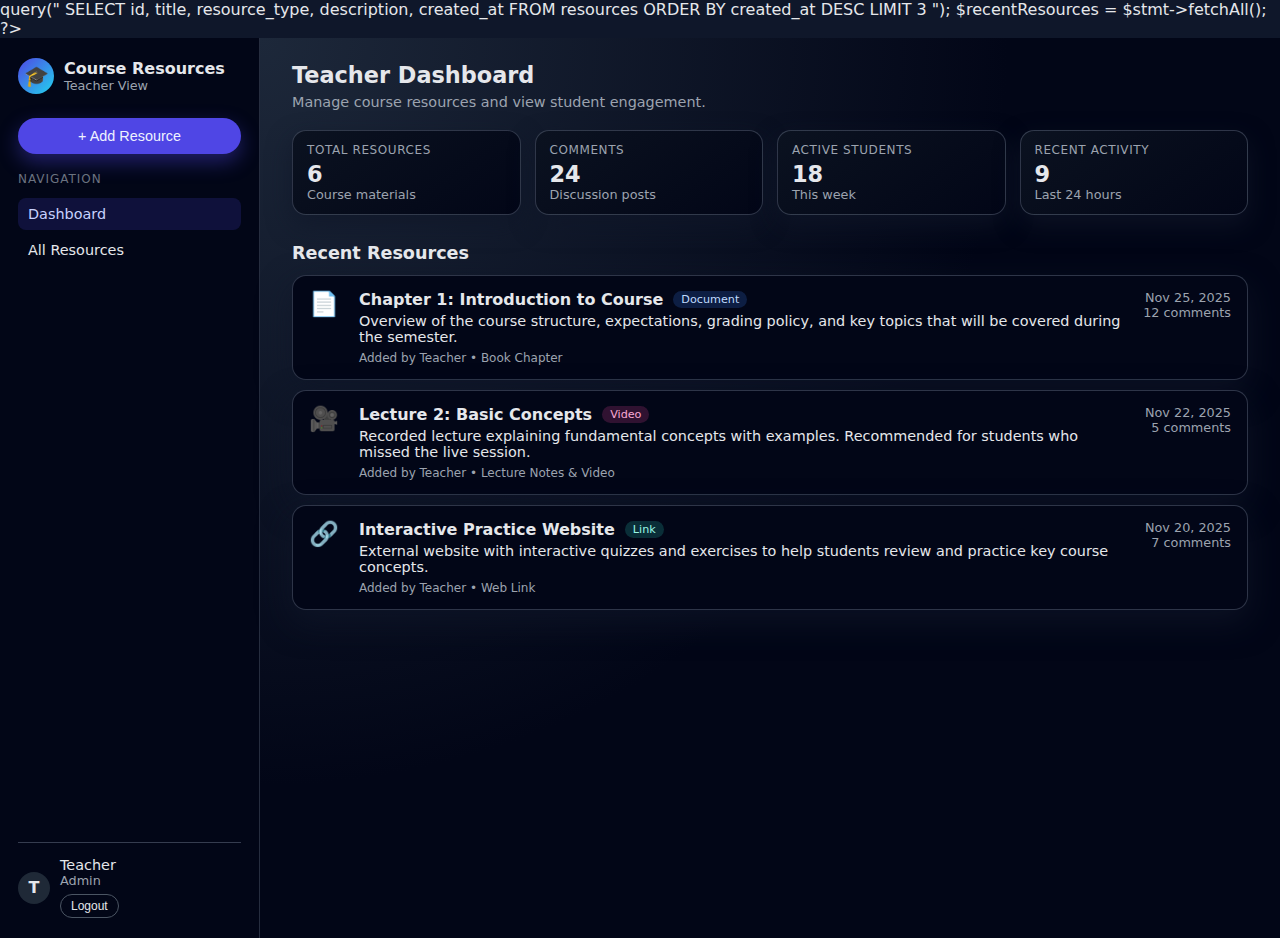
<file: project- Rashed/index.html>
<?php
require 'db.php';

// Fetch recent resources for the cards (last 3)
$stmt = $pdo->query("
    SELECT id, title, resource_type, description, created_at
    FROM resources
    ORDER BY created_at DESC
    LIMIT 3
");
$recentResources = $stmt->fetchAll();
?>
<!DOCTYPE html>
<html lang="en">
<head>
    <meta charset="UTF-8">
    <title>Course Resources – Teacher Dashboard</title>
    <link rel="stylesheet" href="style.css">
</head>
<body>
<div class="app">

    <!-- Sidebar -->
    <aside class="sidebar">
        <div class="sidebar-header">
            <div class="logo-icon">🎓</div>
            <div>
                <div class="app-title">Course Resources</div>
                <div class="app-subtitle">Teacher View</div>
            </div>
        </div>

        <!-- button now has an id to open the modal -->
        <button class="btn-primary" id="openAddResourceModal">
            + Add Resource
        </button>

        <nav class="nav">
            <div class="nav-label">Navigation</div>
            <a href="#" class="nav-item active">
                <span>Dashboard</span>
            </a>
            <a href="#" class="nav-item">
                <span>All Resources</span>
            </a>
        </nav>

        <div class="sidebar-footer">
            <div class="avatar">T</div>
            <div>
                <div class="teacher-name">Teacher</div>
                <div class="teacher-role">Admin</div>
                <button class="logout-btn" onclick="window.location.href='logout.php'">
                    Logout
                </button>
            </div>
        </div>
    </aside>

    <!-- Main content -->
    <main class="main">
        <header class="main-header">
            <h1>Teacher Dashboard</h1>
            <p>Manage course resources and view student engagement.</p>
        </header>

        <!-- Stats cards -->
        <section class="stats-grid">
            <div class="stat-card">
                <div class="stat-label">Total Resources</div>
                <div class="stat-value">6</div>
                <div class="stat-sub">Course materials</div>
            </div>
            <div class="stat-card">
                <div class="stat-label">Comments</div>
                <div class="stat-value">24</div>
                <div class="stat-sub">Discussion posts</div>
            </div>
            <div class="stat-card">
                <div class="stat-label">Active Students</div>
                <div class="stat-value">18</div>
                <div class="stat-sub">This week</div>
            </div>
            <div class="stat-card">
                <div class="stat-label">Recent Activity</div>
                <div class="stat-value">9</div>
                <div class="stat-sub">Last 24 hours</div>
            </div>
        </section>

        <!-- Recent resources -->
        <section class="section">
            <h2>Recent Resources</h2>

            <!-- Resource 1 -->
            <article class="resource-card">
                <div class="resource-icon">📄</div>
                <div class="resource-main">
                    <div class="resource-header">
                        <h3>Chapter 1: Introduction to Course</h3>
                        <span class="badge">Document</span>
                    </div>
                    <p class="resource-desc">
                        Overview of the course structure, expectations, grading policy, and key topics that will be covered during the semester.
                    </p>
                    <div class="resource-meta">
                        <span>Added by Teacher</span>
                        <span>•</span>
                        <span>Book Chapter</span>
                    </div>
                </div>
                <div class="resource-side">
                    <div class="resource-date">Nov 25, 2025</div>
                    <div class="resource-comments">12 comments</div>
                </div>
            </article>

            <!-- Resource 2 -->
            <article class="resource-card">
                <div class="resource-icon">🎥</div>
                <div class="resource-main">
                    <div class="resource-header">
                        <h3>Lecture 2: Basic Concepts</h3>
                        <span class="badge badge-video">Video</span>
                    </div>
                    <p class="resource-desc">
                        Recorded lecture explaining fundamental concepts with examples. Recommended for students who missed the live session.
                    </p>
                    <div class="resource-meta">
                        <span>Added by Teacher</span>
                        <span>•</span>
                        <span>Lecture Notes & Video</span>
                    </div>
                </div>
                <div class="resource-side">
                    <div class="resource-date">Nov 22, 2025</div>
                    <div class="resource-comments">5 comments</div>
                </div>
            </article>

            <!-- Resource 3 -->
            <article class="resource-card">
                <div class="resource-icon">🔗</div>
                <div class="resource-main">
                    <div class="resource-header">
                        <h3>Interactive Practice Website</h3>
                        <span class="badge badge-link">Link</span>
                    </div>
                    <p class="resource-desc">
                        External website with interactive quizzes and exercises to help students review and practice key course concepts.
                    </p>
                    <div class="resource-meta">
                        <span>Added by Teacher</span>
                        <span>•</span>
                        <span>Web Link</span>
                    </div>
                </div>
                <div class="resource-side">
                    <div class="resource-date">Nov 20, 2025</div>
                    <div class="resource-comments">7 comments</div>
                </div>
            </article>

        </section>
    </main>
</div>

<!-- ========== Add New Resource Modal ========== -->
<div class="modal-backdrop" id="addResourceModal" aria-hidden="true">
    <div class="modal-dialog" role="dialog" aria-modal="true" aria-labelledby="addResourceTitle">
        <div class="modal-header">
            <h2 id="addResourceTitle">Add New Resource</h2>
            <button type="button" class="modal-close" id="closeAddResourceModal" aria-label="Close">
                &times;
            </button>
        </div>

        <form id="addResourceForm">
            <div class="modal-body">
                <!-- Title -->
                <label class="field-label">
                    <span>Title</span>
                    <input type="text" name="title" placeholder="Enter resource title" required>
                </label>

                <!-- Resource Type -->
                <div class="field-group">
                    <div class="field-label">
                        <span>Resource Type</span>
                    </div>
                    <div class="resource-type-options">
                        <label class="radio-pill">
                            <input type="radio" name="resource_type" value="document" checked>
                            <span class="radio-pill-content">
                                <span class="icon">📄</span>
                                <span>Document</span>
                            </span>
                        </label>

                        <label class="radio-pill">
                            <input type="radio" name="resource_type" value="video">
                            <span class="radio-pill-content">
                                <span class="icon">🎥</span>
                                <span>Video</span>
                            </span>
                        </label>

                        <label class="radio-pill">
                            <input type="radio" name="resource_type" value="link">
                            <span class="radio-pill-content">
                                <span class="icon">🔗</span>
                                <span>Link</span>
                            </span>
                        </label>
                    </div>
                </div>

                <!-- Description -->
                <label class="field-label">
                    <span>Description</span>
                    <textarea name="description" rows="4"
                              placeholder="Describe the resource content..." required></textarea>
                </label>
            </div>

            <div class="modal-footer">
                <button type="button" class="btn-secondary" id="cancelAddResource">
                    Cancel
                </button>
                <button type="submit" class="btn-primary">
                    Add Resource
                </button>
            </div>
        </form>
    </div>
</div>

<script>
    const openBtn   = document.getElementById('openAddResourceModal');
    const modal     = document.getElementById('addResourceModal');
    const closeBtn  = document.getElementById('closeAddResourceModal');
    const cancelBtn = document.getElementById('cancelAddResource');
    const form      = document.getElementById('addResourceForm');

    function openModal() {
        modal.classList.add('modal-show');
        modal.setAttribute('aria-hidden', 'false');
    }

    function closeModal() {
        modal.classList.remove('modal-show');
        modal.setAttribute('aria-hidden', 'true');
    }

    openBtn.addEventListener('click', openModal);
    closeBtn.addEventListener('click', closeModal);
    cancelBtn.addEventListener('click', closeModal);

    // close when clicking on the dark area
    modal.addEventListener('click', function (e) {
        if (e.target === modal) {
            closeModal();
        }
    });

    // demo only – stop full page reload
    form.addEventListener('submit', function (e) {
        e.preventDefault();
        alert('Resource added (front-end demo). Connect this to PHP later.');
        form.reset();
        closeModal();
    });
</script>
</body>
</html>
</file>
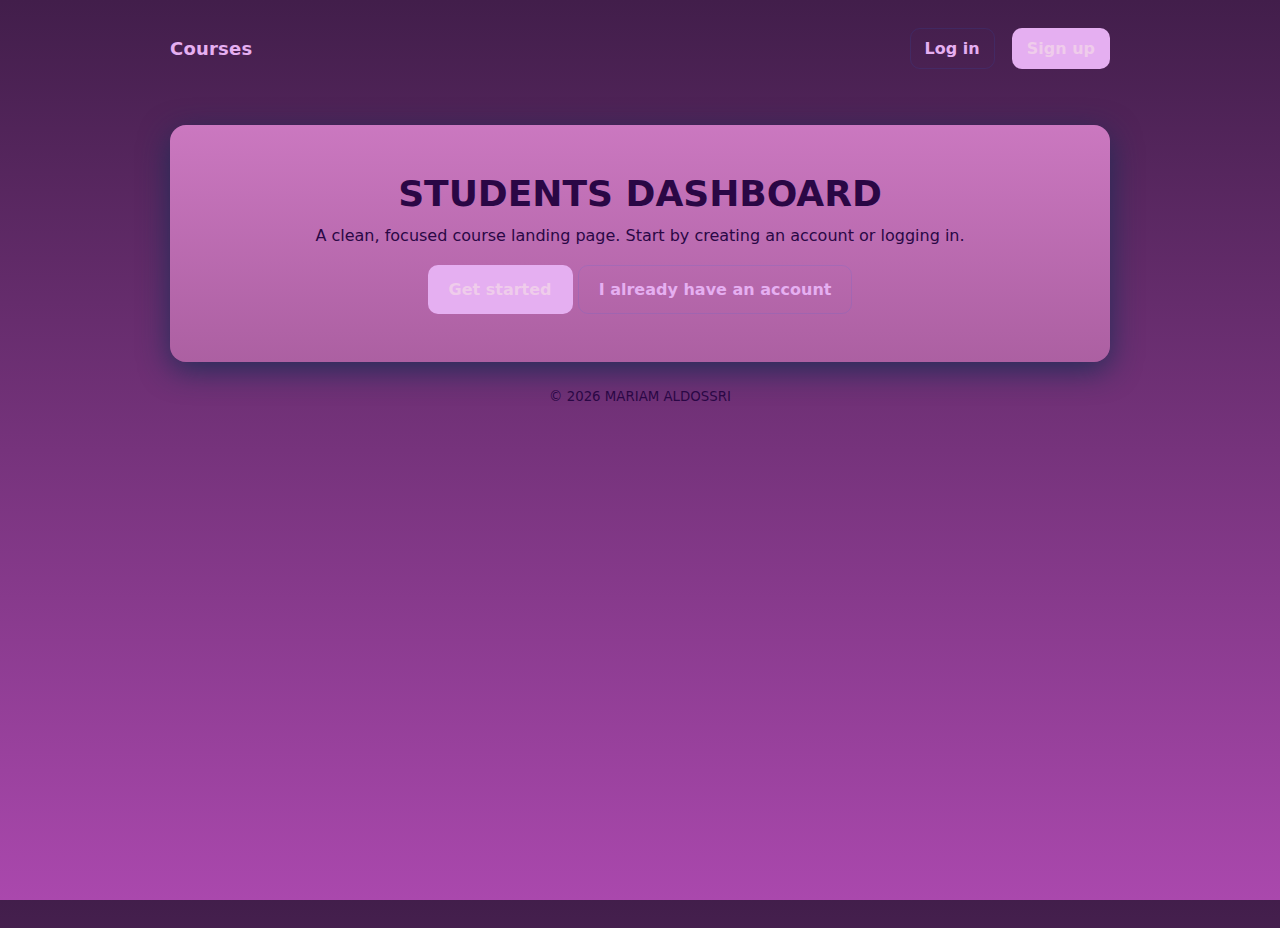
<file: task1-Maiamaldossri/index.html>
<!doctype html>
<html lang="en">
<head>
  <meta charset="utf-8" />
  <meta name="viewport" content="width=device-width,initial-scale=1" />
  <title>Course Landing</title>
  <link rel="stylesheet" href="styles.css" />
</head>
<body>
  <header class="site-header">
    <div class="brand">Courses</div>
    <nav>
      <a href="login.html" class="btn ghost">Log in</a>
      <a href="signup.html" class="btn">Sign up</a>
    </nav>
  </header>

  <main class="hero">
    <div class="hero-inner">
      <h1>STUDENTS DASHBOARD</h1>
      <p>A clean, focused course landing page. Start by creating an account or logging in.</p>
      <div class="cta">
        <a href="signup.html" class="btn large">Get started</a>
        <a href="login.html" class="btn ghost large">I already have an account</a>
      </div>
    </div>
    <footer class="hero-footer">
      <small>© <span id="year"></span> MARIAM ALDOSSRI</small>
    </footer>
  </main>

  <script>
    document.getElementById('year').textContent = new Date().getFullYear();
  </script>
</body>
</html>
</file>
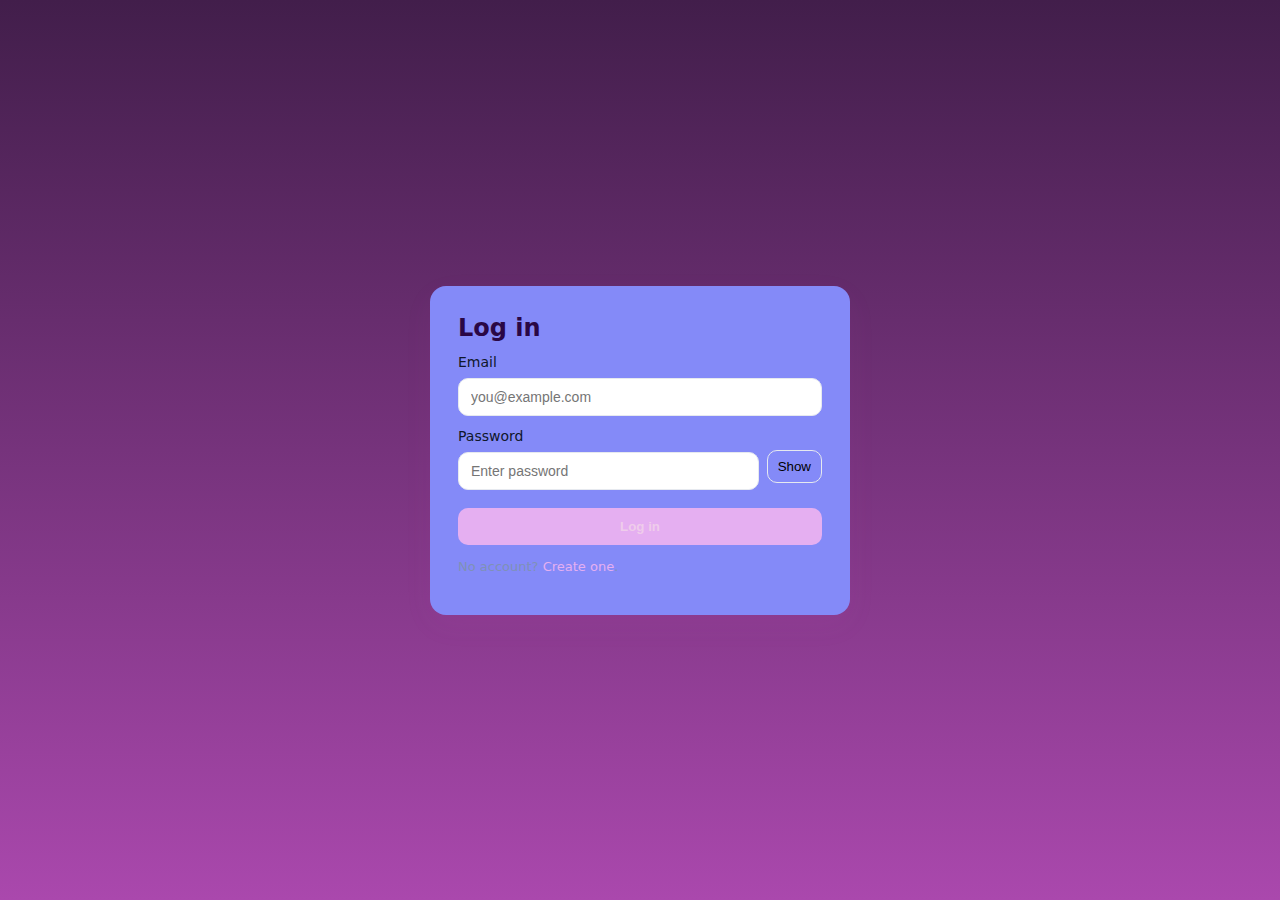
<file: task1-Maiamaldossri/login.html>
<!doctype html>
<html lang="en">
<head>
  <meta charset="utf-8" />
  <meta name="viewport" content="width=device-width,initial-scale=1" />
  <title>Log in</title>
  <link rel="stylesheet" href="styles.css" />
</head>
<body class="auth-page">
  <main class="card auth-card">
    <h2>Log in</h2>
    <form id="loginForm" novalidate>
      <label>
        Email
        <input type="email" name="email" required placeholder="you@example.com" />
      </label>

      <label>
        Password
        <div class="password-row">
          <input id="loginPass" type="password" name="password" required minlength="6" placeholder="Enter password" />
          <button type="button" class="show-pass" data-target="loginPass">Show</button>
        </div>
      </label>

      <div class="form-actions">
        <button class="btn full" type="submit">Log in</button>
      </div>

      <p class="muted">No account? <a href="signup.html">Create one</a>.</p>
    </form>
  </main>

  <script>
    document.querySelectorAll('.show-pass').forEach(btn => {
      btn.addEventListener('click', () => {
        const input = document.getElementById(btn.dataset.target);
        input.type = input.type === 'password' ? 'text' : 'password';
        btn.textContent = input.type === 'password' ? 'Show' : 'Hide';
      });
    });

    document.getElementById('loginForm').addEventListener('submit', e => {
      e.preventDefault();
      alert('This is a front-end demo only. Connect to a backend to complete login.');
    });
  </script>
</body>
</html>
</file>
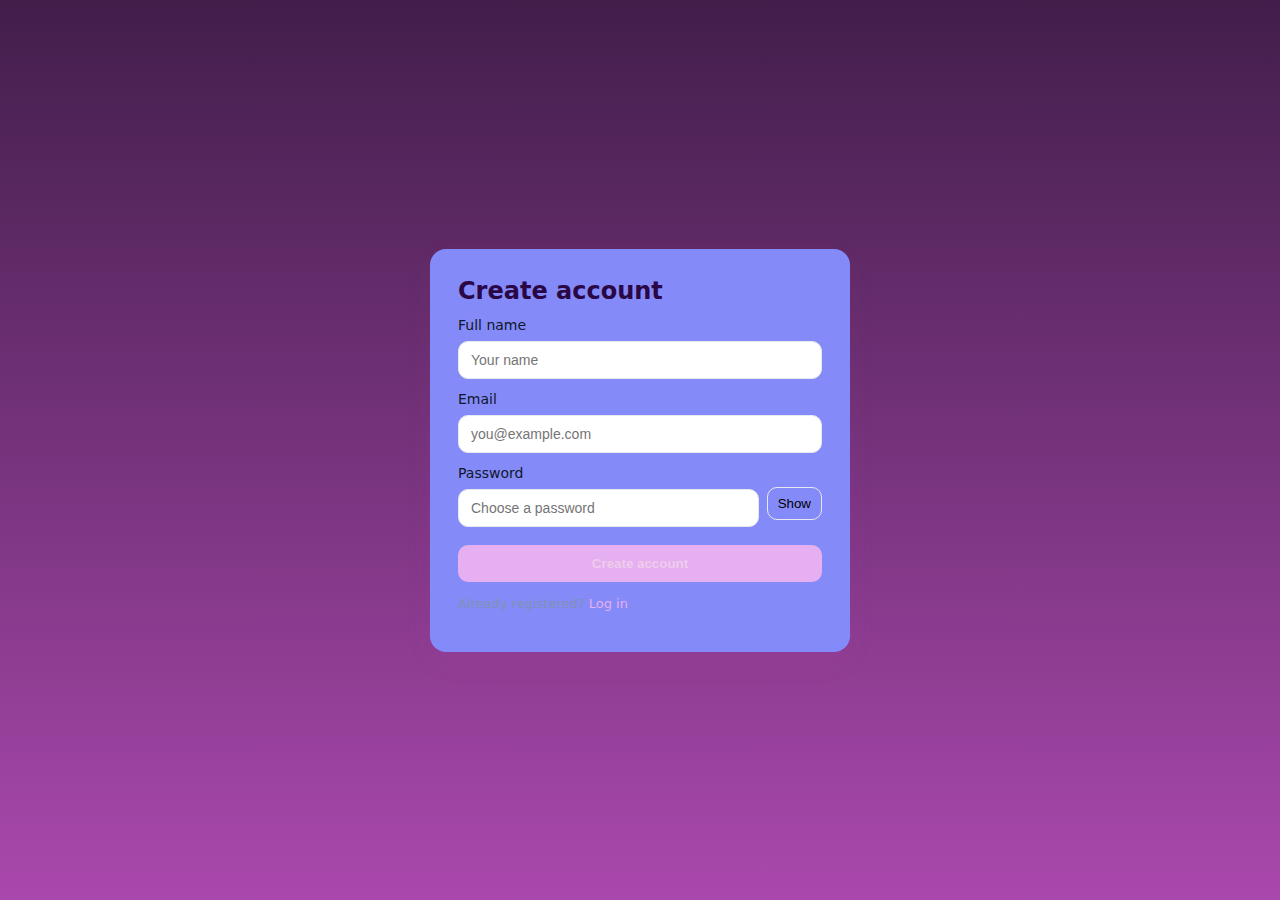
<file: task1-Maiamaldossri/signup.html>
<!doctype html>
<html lang="en">
<head>
  <meta charset="utf-8" />
  <meta name="viewport" content="width=device-width,initial-scale=1" />
  <title>Sign up</title>
  <link rel="stylesheet" href="styles.css" />
</head>
<body class="auth-page">
  <main class="card auth-card">
    <h2>Create account</h2>
    <form id="signupForm" novalidate>
      <label>
        Full name
        <input type="text" name="name" required placeholder="Your name" />
      </label>

      <label>
        Email
        <input type="email" name="email" required placeholder="you@example.com" />
      </label>

      <label>
        Password
        <div class="password-row">
          <input id="signupPass" type="password" name="password" required minlength="6" placeholder="Choose a password" />
          <button type="button" class="show-pass" data-target="signupPass">Show</button>
        </div>
      </label>

      <div class="form-actions">
        <button class="btn full" type="submit">Create account</button>
      </div>

      <p class="muted">Already registered? <a href="login.html">Log in</a>.</p>
    </form>
  </main>

  <script>
    document.querySelectorAll('.show-pass').forEach(btn => {
      btn.addEventListener('click', () => {
        const input = document.getElementById(btn.dataset.target);
        input.type = input.type === 'password' ? 'text' : 'password';
        btn.textContent = input.type === 'password' ? 'Show' : 'Hide';
      });
    });

    document.getElementById('signupForm').addEventListener('submit', e => {
      e.preventDefault();
      alert('This is a front-end demo only. Add backend code to create accounts.');
    });
  </script>
</body>
</html>
</file>
<file: project- Rashed/style.css>
/* ===== Global ===== */

*,
*::before,
*::after {
    box-sizing: border-box;
}

body {
    margin: 0;
    font-family: system-ui, -apple-system, BlinkMacSystemFont, "Segoe UI", sans-serif;
    background: #0f172a;   /* dark blue/gray */
    color: #e5e7eb;
}

a {
    color: inherit;
    text-decoration: none;
}

/* ===== App Layout ===== */

.app {
    display: flex;
    min-height: 100vh;
}

/* ===== Sidebar ===== */

.sidebar {
    width: 260px;
    background: #020617; /* very dark */
    padding: 20px 18px;
    display: flex;
    flex-direction: column;
    border-right: 1px solid rgba(148, 163, 184, 0.25);
}

.sidebar-header {
    display: flex;
    align-items: center;
    gap: 10px;
    margin-bottom: 24px;
}

.logo-icon {
    width: 36px;
    height: 36px;
    border-radius: 999px;
    display: flex;
    align-items: center;
    justify-content: center;
    background: linear-gradient(135deg, #4f46e5, #22d3ee);
    font-size: 20px;
}

.app-title {
    font-weight: 600;
    font-size: 1rem;
}

.app-subtitle {
    font-size: 0.8rem;
    color: #9ca3af;
}

/* sidebar button */

.btn-primary {
    width: 100%;
    padding: 10px 14px;
    border-radius: 999px;
    border: none;
    background: #4f46e5;
    color: #eef2ff;
    font-size: 0.9rem;
    font-weight: 500;
    cursor: pointer;
    margin-bottom: 18px;
    box-shadow: 0 8px 20px rgba(79, 70, 229, 0.4);
    transition: transform 0.1s ease, box-shadow 0.1s ease, backgroun 0.15s ease;
}

.btn-primary:hover {
    background: #4338ca;
    transform: translateY(-1px);
    box-shadow: 0 12px 28px rgba(79, 70, 229, 0.55);
}

/* nav */

.nav-label {
    font-size: 0.75rem;
    text-transform: uppercase;
    letter-spacing: 0.08em;
    color: #6b7280;
    margin-bottom: 8px;
}

.nav {
    display: flex;
    flex-direction: column;
    gap: 4px;
    margin-bottom: auto;
}

.nav-item {
    padding: 8px 10px;
    border-radius: 8px;
    font-size: 0.9rem;
    color: #e5e7eb;
    display: flex;
    align-items: center;
    gap: 8px;
    cursor: pointer;
}

.nav-item:hover {
    background: rgba(148, 163, 184, 0.15);
}

.nav-item.active {
    background: rgba(79, 70, 229, 0.18);
    color: #c7d2fe;
}

/* sidebar footer */

.sidebar-footer {
    display: flex;
    align-items: center;
    gap: 10px;
    margin-top: 20px;
    padding-top: 14px;
    border-top: 1px solid rgba(148, 163, 184, 0.35);
}

.avatar {
    width: 32px;
    height: 32px;
    border-radius: 999px;
    background: #1f2937;
    display: flex;
    align-items: center;
    justify-content: center;
    font-weight: 600;
}

.teacher-name {
    font-size: 0.9rem;
}

.teacher-role {
    font-size: 0.8rem;
    color: #9ca3af;
}

.logout-btn {
    margin-top: 6px;
    padding: 4px 10px;
    border-radius: 999px;
    border: 1px solid #4b5563;
    background: transparent;
    color: #e5e7eb;
    font-size: 0.75rem;
    cursor: pointer;
}

.logout-btn:hover {
    background: #111827;
}

/* ===== Main Area ===== */

.main {
    flex: 1;
    padding: 24px 32px;
    background: radial-gradient(circle at top left, #1d283a 0, #020617 55%);
}

.main-header h1 {
    margin: 0 0 6px;
    font-size: 1.4rem;
}

.main-header p {
    margin: 0;
    color: #9ca3af;
    font-size: 0.9rem;
}

/* ===== Stats Grid ===== */

.stats-grid {
    margin-top: 20px;
    display: grid;
    grid-template-columns: repeat(4, minmax(0, 1fr));
    gap: 14px;
}

.stat-card {
    background: linear-gradient(145deg, #0b1220, #020617);
    border-radius: 14px;
    padding: 12px 14px;
    border: 1px solid rgba(148, 163, 184, 0.3);
    box-shadow: 0 10px 25px rgba(15, 23, 42, 0.7);
}

.stat-label {
    font-size: 0.75rem;
    color: #9ca3af;
    text-transform: uppercase;
    letter-spacing: 0.05em;
    margin-bottom: 4px;
}

.stat-value {
    font-size: 1.4rem;
    font-weight: 600;
}

.stat-sub {
    font-size: 0.8rem;
    color: #9ca3af;
}

/* ===== Resources Section ===== */

.section {
    margin-top: 28px;
}

.section h2 {
    margin: 0 0 12px;
    font-size: 1.1rem;
}

.resource-card {
    display: flex;
    align-items: flex-start;
    justify-content: space-between;
    gap: 16px;
    padding: 14px 16px;
    background: #020617;
    border-radius: 14px;
    border: 1px solid rgba(148, 163, 184, 0.3);
    box-shadow: 0 12px 32px rgba(15, 23, 42, 0.7);
    margin-bottom: 10px;
}

.resource-icon {
    font-size: 1.5rem;
    margin-right: 4px;
}

.resource-main {
    flex: 1;
}

.resource-header {
    display: flex;
    align-items: center;
    gap: 10px;
    margin-bottom: 4px;
}

.resource-header h3 {
    margin: 0;
    font-size: 1rem;
}

.badge {
    font-size: 0.7rem;
    padding: 2px 8px;
    border-radius: 999px;
    background: rgba(59, 130, 246, 0.2);
    color: #bfdbfe;
}

.badge-video {
    background: rgba(236, 72, 153, 0.2);
    color: #f9a8d4;
}

.badge-link {
    background: rgba(45, 212, 191, 0.2);
    color: #99f6e4;
}

.resource-desc {
    margin: 4px 0 6px;
    font-size: 0.9rem;
    color: #e5e7eb;
}

.resource-meta {
    font-size: 0.75rem;
    color: #9ca3af;
}

.resource-side {
    text-align: right;
    font-size: 0.8rem;
    color: #9ca3af;
}

/* ===== Modal (Add New Resource) ===== */

.modal-backdrop {
    position: fixed;
    inset: 0;
    background: rgba(0, 0, 0, 0.45);
    display: none;
    align-items: center;
    justify-content: center;
    z-index: 1000;
}

.modal-backdrop.modal-show {
    display: flex;
}

.modal-dialog {
    background: #ffffff;
    color: #111827;
    border-radius: 16px;
    box-shadow: 0 18px 45px rgba(0, 0, 0, 0.35);
    width: 440px;
    max-width: calc(100% - 32px);
    padding: 20px 24px 16px;
}

.modal-header {
    display: flex;
    justify-content: space-between;
    align-items: center;
    margin-bottom: 16px;
}

.modal-header h2 {
    margin: 0;
    font-size: 1.1rem;
    font-weight: 600;
}

.modal-close {
    border: none;
    background: none;
    font-size: 1.5rem;
    line-height: 1;
    cursor: pointer;
    color: #6b7280;
}

.modal-close:hover {
    color: #111827;
}

.modal-body {
    display: flex;
    flex-direction: column;
    gap: 14px;
    margin-bottom: 16px;
}

/* Form fields in modal */

.field-label {
    display: flex;
    flex-direction: column;
    gap: 6px;
    font-size: 0.9rem;
    color: #111827;
}

.field-label input[type="text"],
.field-label textarea {
    border-radius: 6px;
    border: 1px solid #d1d5db;
    padding: 8px 10px;
    font-size: 0.9rem;
    outline: none;
    background: #f9fafb;
}

.field-label input[type="text"]:focus,
.field-label textarea:focus {
    border-color: #2563eb;
    background: #ffffff;
    box-shadow: 0 0 0 1px rgba(37, 99, 235, 0.25);
}

.field-label textarea {
    resize: vertical;
    min-height: 80px;
}

/* Resource type pills */

.field-group {
    display: flex;
    flex-direction: column;
    gap: 8px;
}

.resource-type-options {
    display: flex;
    gap: 10px;
    flex-wrap: wrap;
}

.radio-pill {
    position: relative;
    cursor: pointer;
    font-size: 0.85rem;
}

.radio-pill input {
    position: absolute;
    opacity: 0;
    pointer-events: none;
}

.radio-pill-content {
    display: inline-flex;
    align-items: center;
    gap: 6px;
    border-radius: 999px;
    padding: 6px 12px;
    border: 1px solid #d1d5db;
    background: #f9fafb;
    transition: background 0.15s ease, border-color 0.15s ease, box-shadow 0.15s ease;
}

.radio-pill .icon {
    font-size: 1rem;
}

.radio-pill input:checked + .radio-pill-content {
    background: #e0ebff;
    border-color: #2563eb;
    box-shadow: 0 0 0 1px rgba(37, 99, 235, 0.35);
}

/* Modal footer buttons */

.modal-footer {
    display: flex;
    justify-content: flex-end;
    gap: 10px;
    margin-top: 4px;
}

.btn-secondary {
    padding: 6px 14px;
    border-radius: 999px;
    border: 1px solid #d1d5db;
    background: #f3f4f6;
    cursor: pointer;
    font-size: 0.9rem;
    color: #111827;
}

.btn-secondary:hover {
    background: #e5e7eb;
}

/* round primary button inside modal */
.modal-footer .btn-primary {
    border-radius: 999px;
    padding-inline: 18px;
}
</file>
<file: task1-Maiamaldossri/styles.css>
:root{
  --bg:#8596d5a4;
  --card:#848af8;
  --accent:#e5aff1;
  --muted:#7f91b6;
  --radius:12px;
  --maxw:980px;
  font-family: Inter, system-ui, -apple-system, "Segoe UI", Roboto, "Helvetica Neue", Arial;
}

*{box-sizing:border-box}
html,body{height:100%}
body{
  margin:0;
  background:linear-gradient(180deg,#421e4b 0%,#aa48ad 100%);
  color:#2a0745;
  -webkit-font-smoothing:antialiased;
  -moz-osx-font-smoothing:grayscale;
}

/* header */
.site-header{
  max-width:var(--maxw);
  margin:28px auto;
  display:flex;
  align-items:center;
  justify-content:space-between;
  padding:0 20px;
}
.brand{
  font-weight:700;
  font-size:18px;
  letter-spacing:0.2px;
  color: #e5aff1;
}
nav a{margin-left:12px}

/* buttons */
.btn{
  display:inline-block;
  padding:10px 14px;
  border-radius:10px;
  text-decoration:none;
  font-weight:600;
  border:1px solid transparent;
  background:var(--accent);
  color:rgb(239, 204, 235);
}
.btn.ghost{
  background:transparent;
  color:var(--accent);
  border-color:rgba(31,111,235,0.12);
}
.btn.large{padding:14px 20px; font-size:16px}
.btn.full{width:100%}

/* hero */
.hero{
  max-width:var(--maxw);
  margin:28px auto;
  background:transparent;
  padding:28px 20px;
  border-radius:var(--radius);
  display:flex;
  flex-direction:column;
  align-items:center;
  gap:24px;
}
.hero-inner{
  width:100%;
  text-align:center;
  padding:48px 20px;
  background:linear-gradient(180deg,rgba(216, 129, 203, 0.9),rgba(179, 101, 167, 0.9));
  border-radius:16px;
  box-shadow:0 8px 30px rgba(24, 45, 84, 0.845);
}
.hero h1{margin:0; font-size:36px}
.hero p{color: #2a0745; margin:12px 0 20px}

/* auth pages */
.auth-page{
  display:flex;
  align-items:center;
  justify-content:center;
  min-height:calc(100vh - 40px);
  padding:20px;
}
.card{background:var(--card); border-radius:16px; box-shadow:0 10px 30px rgba(229, 78, 196, 0.06)}
.auth-card{width:420px; padding:28px}
.auth-card h2{margin:0 0 12px}

/* form */
label{display:block; font-size:14px; color:#0f172a; margin-bottom:12px}
input[type="text"], input[type="email"], input[type="password"]{
  width:100%;
  padding:10px 12px;
  border-radius:10px;
  border:1px solid #e6e9ef;
  outline:none;
  margin-top:8px;
  font-size:14px;
}
.password-row{display:flex; gap:8px; align-items:center}
.password-row .show-pass{
  padding:8px 10px;
  border-radius:10px;
  border:1px solid #e6e9ef;
  background:transparent;
  cursor:pointer;
}

/* small helpers */
.form-actions{margin-top:18px}
.muted{color:var(--muted); font-size:13px; margin-top:14px}
.muted a{color:var(--accent); text-decoration:none}

/* responsive */
@media (max-width:520px){
  .auth-card{width:100%}
  .hero h1{font-size:28px}
  .site-header{padding:0 12px}
}
</file>
